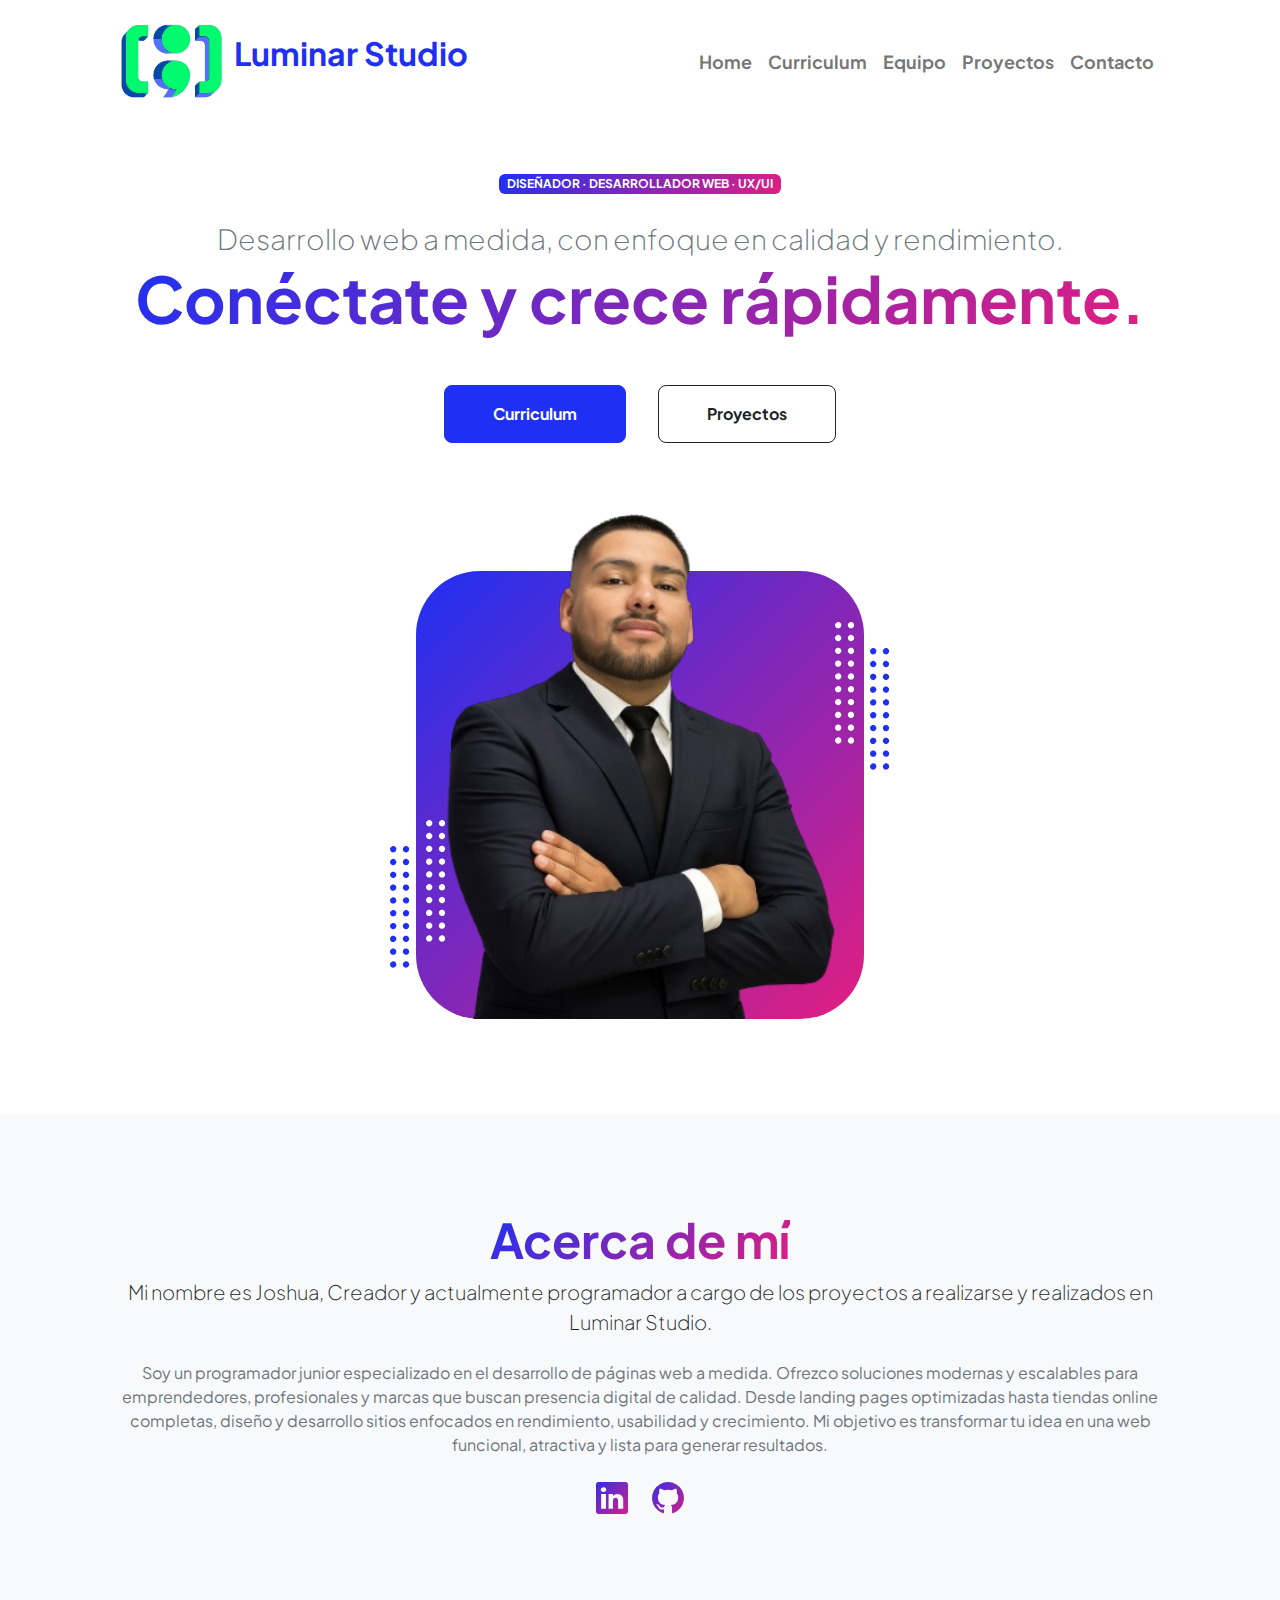
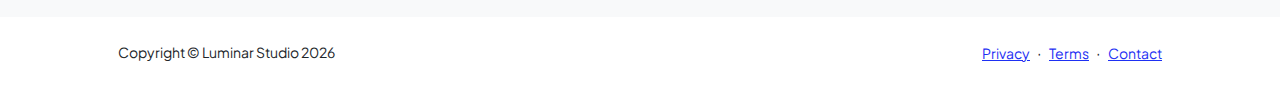
<file: index.html>
<!DOCTYPE html>
<html lang="en">
    <head>
        <meta charset="utf-8" />
        <meta name="viewport" content="width=device-width, initial-scale=1, shrink-to-fit=no" />
        <meta name="description" content="" />
        <meta name="author" content="" />
        <title>Luminar Studio</title>
        <!-- Favicon-->
        <link rel="icon" type="image/x-icon" href="assets/logo punto y coma.png" />
        <!-- Custom Google font-->
        <link rel="preconnect" href="https://fonts.googleapis.com" />
        <link rel="preconnect" href="https://fonts.gstatic.com" crossorigin />
        <link href="https://fonts.googleapis.com/css2?family=Plus+Jakarta+Sans:wght@100;200;300;400;500;600;700;800;900&amp;display=swap" rel="stylesheet" />
        <!-- Bootstrap icons-->
        <link href="https://cdn.jsdelivr.net/npm/bootstrap-icons@1.8.1/font/bootstrap-icons.css" rel="stylesheet" />
        <!-- Core theme CSS (includes Bootstrap)-->
        <link href="css/styles.css" rel="stylesheet" />
    </head>
    <body class="d-flex flex-column h-100">
        <main class="flex-shrink-0">
            <!-- Navigation-->
            <nav class="navbar navbar-expand-lg navbar-light bg-white py-3">
                <div class="container px-5">
                    <a class="navbar-brand" href="index.html"><img src="assets/puntoycoma.png"><span class="fw-bolder text-primary">Luminar Studio</span></a>
                    <button class="navbar-toggler" type="button" data-bs-toggle="collapse" data-bs-target="#navbarSupportedContent" aria-controls="navbarSupportedContent" aria-expanded="false" aria-label="Toggle navigation"><span class="navbar-toggler-icon"></span></button>
                    <div class="collapse navbar-collapse" id="navbarSupportedContent">
                        <ul class="navbar-nav ms-auto mb-2 mb-lg-0 small fw-bolder">
                            <li class="nav-item"><a class="nav-link" href="index.html">Home</a></li>
                            <li class="nav-item"><a class="nav-link" href="Curriculum.html">Curriculum</a></li>
                            <li class="nav-item"><a class="nav-link" href="Equipo.html">Equipo</a></li>
                            <li class="nav-item"><a class="nav-link" href="projectos.html">Proyectos</a></li>
                            <li class="nav-item"><a class="nav-link" href="contacto.html">Contacto</a></li>
                        </ul>
                    </div>
                </div>
            </nav>
            <!-- Header-->
            <header class="py-5">
                <div class="container px-5 pb-5">
                    <div class="row gx-5 align-items-center">
                        <div class="col-xxl-5">
                            <!-- Header text content-->
                            <div class="text-center text-xxl-start">
                                <div class="badge bg-gradient-primary-to-secondary text-white mb-4"><div class="text-uppercase">Diseñador &middot; Desarrollador web &middot; UX/UI</div></div>
                                <div class="fs-3 fw-light text-muted">Desarrollo web a medida, con enfoque en calidad y rendimiento.</div>
                                <h1 class="display-3 fw-bolder mb-5"><span class="text-gradient d-inline">Conéctate y crece rápidamente.</span></h1>
                                <div class="d-grid gap-3 d-sm-flex justify-content-sm-center justify-content-xxl-start mb-3">
                                    <a class="btn btn-primary btn-lg px-5 py-3 me-sm-3 fs-6 fw-bolder" href="Curriculum.html">Curriculum</a>
                                    <a class="btn btn-outline-dark btn-lg px-5 py-3 fs-6 fw-bolder" href="projectos.html">Proyectos</a>
                                </div>
                            </div>
                        </div>
                        <div class="col-xxl-7">
                            <!-- Header profile picture-->
                            <div class="d-flex justify-content-center mt-5 mt-xxl-0">
                                <div class="profile bg-gradient-primary-to-secondary">
                                    <!-- TIP: For best results, use a photo with a transparent background like the demo example below-->
                                    <!-- Watch a tutorial on how to do this on YouTube (link)-->
                                    <img class="profile-img" src="./assets/Perfil.png" alt="..." />
                                    <div class="dots-1">
                                        <!-- SVG Dots-->
                                        <svg version="1.1" xmlns="http://www.w3.org/2000/svg" xmlns:xlink="http://www.w3.org/1999/xlink" x="0px" y="0px" viewBox="0 0 191.6 1215.4" style="enable-background: new 0 0 191.6 1215.4" xml:space="preserve">
                                            <g transform="translate(0.000000,1280.000000) scale(0.100000,-0.100000)">
                                                <path d="M227.7,12788.6c-105-35-200-141-222-248c-43-206,163-412,369-369c155,32,275,190,260,339c-11,105-90,213-190,262        C383.7,12801.6,289.7,12808.6,227.7,12788.6z"></path>
                                                <path d="M1507.7,12788.6c-151-50-253-216-222-362c25-119,136-230,254-255c194-41,395,142,375,339c-11,105-90,213-190,262        C1663.7,12801.6,1569.7,12808.6,1507.7,12788.6z"></path>
                                                <path d="M227.7,11508.6c-105-35-200-141-222-248c-43-206,163-412,369-369c155,32,275,190,260,339c-11,105-90,213-190,262        C383.7,11521.6,289.7,11528.6,227.7,11508.6z"></path>
                                                <path d="M1507.7,11508.6c-151-50-253-216-222-362c25-119,136-230,254-255c194-41,395,142,375,339c-11,105-90,213-190,262        C1663.7,11521.6,1569.7,11528.6,1507.7,11508.6z"></path>
                                                <path d="M227.7,10228.6c-105-35-200-141-222-248c-43-206,163-412,369-369c155,32,275,190,260,339c-11,105-90,213-190,262        C383.7,10241.6,289.7,10248.6,227.7,10228.6z"></path>
                                                <path d="M1507.7,10228.6c-105-35-200-141-222-248c-43-206,163-412,369-369c155,32,275,190,260,339c-11,105-90,213-190,262        C1663.7,10241.6,1569.7,10248.6,1507.7,10228.6z"></path>
                                                <path d="M227.7,8948.6c-105-35-200-141-222-248c-43-206,163-412,369-369c155,32,275,190,260,339c-11,105-90,213-190,262        C383.7,8961.6,289.7,8968.6,227.7,8948.6z"></path>
                                                <path d="M1507.7,8948.6c-105-35-200-141-222-248c-43-206,163-412,369-369c155,32,275,190,260,339c-11,105-90,213-190,262        C1663.7,8961.6,1569.7,8968.6,1507.7,8948.6z"></path>
                                                <path d="M227.7,7668.6c-105-35-200-141-222-248c-43-206,163-412,369-369c155,32,275,190,260,339c-11,105-90,213-190,262        C383.7,7681.6,289.7,7688.6,227.7,7668.6z"></path>
                                                <path d="M1507.7,7668.6c-105-35-200-141-222-248c-43-206,163-412,369-369c155,32,275,190,260,339c-11,105-90,213-190,262        C1663.7,7681.6,1569.7,7688.6,1507.7,7668.6z"></path>
                                                <path d="M227.7,6388.6c-105-35-200-141-222-248c-43-206,163-412,369-369c155,32,275,190,260,339c-11,105-90,213-190,262        C383.7,6401.6,289.7,6408.6,227.7,6388.6z"></path>
                                                <path d="M1507.7,6388.6c-105-35-200-141-222-248c-43-206,163-412,369-369c155,32,275,190,260,339c-11,105-90,213-190,262        C1663.7,6401.6,1569.7,6408.6,1507.7,6388.6z"></path>
                                                <path d="M227.7,5108.6c-105-35-200-141-222-248c-43-206,163-412,369-369c155,32,275,190,260,339c-11,105-90,213-190,262        C383.7,5121.6,289.7,5128.6,227.7,5108.6z"></path>
                                                <path d="M1507.7,5108.6c-105-35-200-141-222-248c-43-206,163-412,369-369c155,32,275,190,260,339c-11,105-90,213-190,262        C1663.7,5121.6,1569.7,5128.6,1507.7,5108.6z"></path>
                                                <path d="M227.7,3828.6c-105-35-200-141-222-248c-43-206,163-412,369-369c155,32,275,190,260,339c-11,105-90,213-190,262        C383.7,3841.6,289.7,3848.6,227.7,3828.6z"></path>
                                                <path d="M1507.7,3828.6c-105-35-200-141-222-248c-43-206,163-412,369-369c155,32,275,190,260,339c-11,105-90,213-190,262        C1663.7,3841.6,1569.7,3848.6,1507.7,3828.6z"></path>
                                                <path d="M227.7,2548.6c-105-35-200-141-222-248c-43-206,163-412,369-369c155,32,275,190,260,339c-11,105-90,213-190,262        C383.7,2561.6,289.7,2568.6,227.7,2548.6z"></path>
                                                <path d="M1507.7,2548.6c-105-35-200-141-222-248c-43-206,163-412,369-369c155,32,275,190,260,339c-11,105-90,213-190,262        C1663.7,2561.6,1569.7,2568.6,1507.7,2548.6z"></path>
                                                <path d="M227.7,1268.6c-105-35-200-141-222-248c-43-206,163-412,369-369c155,32,275,190,260,339c-11,105-90,213-190,262        C383.7,1281.6,289.7,1288.6,227.7,1268.6z"></path>
                                                <path d="M1507.7,1268.6c-105-35-200-141-222-248c-43-206,163-412,369-369c155,32,275,190,260,339c-11,105-90,213-190,262        C1663.7,1281.6,1569.7,1288.6,1507.7,1268.6z"></path>
                                            </g>
                                        </svg>
                                        <!-- END of SVG dots-->
                                    </div>
                                    <div class="dots-2">
                                        <!-- SVG Dots-->
                                        <svg version="1.1" xmlns="http://www.w3.org/2000/svg" xmlns:xlink="http://www.w3.org/1999/xlink" x="0px" y="0px" viewBox="0 0 191.6 1215.4" style="enable-background: new 0 0 191.6 1215.4" xml:space="preserve">
                                            <g transform="translate(0.000000,1280.000000) scale(0.100000,-0.100000)">
                                                <path d="M227.7,12788.6c-105-35-200-141-222-248c-43-206,163-412,369-369c155,32,275,190,260,339c-11,105-90,213-190,262        C383.7,12801.6,289.7,12808.6,227.7,12788.6z"></path>
                                                <path d="M1507.7,12788.6c-151-50-253-216-222-362c25-119,136-230,254-255c194-41,395,142,375,339c-11,105-90,213-190,262        C1663.7,12801.6,1569.7,12808.6,1507.7,12788.6z"></path>
                                                <path d="M227.7,11508.6c-105-35-200-141-222-248c-43-206,163-412,369-369c155,32,275,190,260,339c-11,105-90,213-190,262        C383.7,11521.6,289.7,11528.6,227.7,11508.6z"></path>
                                                <path d="M1507.7,11508.6c-151-50-253-216-222-362c25-119,136-230,254-255c194-41,395,142,375,339c-11,105-90,213-190,262        C1663.7,11521.6,1569.7,11528.6,1507.7,11508.6z"></path>
                                                <path d="M227.7,10228.6c-105-35-200-141-222-248c-43-206,163-412,369-369c155,32,275,190,260,339c-11,105-90,213-190,262        C383.7,10241.6,289.7,10248.6,227.7,10228.6z"></path>
                                                <path d="M1507.7,10228.6c-105-35-200-141-222-248c-43-206,163-412,369-369c155,32,275,190,260,339c-11,105-90,213-190,262        C1663.7,10241.6,1569.7,10248.6,1507.7,10228.6z"></path>
                                                <path d="M227.7,8948.6c-105-35-200-141-222-248c-43-206,163-412,369-369c155,32,275,190,260,339c-11,105-90,213-190,262        C383.7,8961.6,289.7,8968.6,227.7,8948.6z"></path>
                                                <path d="M1507.7,8948.6c-105-35-200-141-222-248c-43-206,163-412,369-369c155,32,275,190,260,339c-11,105-90,213-190,262        C1663.7,8961.6,1569.7,8968.6,1507.7,8948.6z"></path>
                                                <path d="M227.7,7668.6c-105-35-200-141-222-248c-43-206,163-412,369-369c155,32,275,190,260,339c-11,105-90,213-190,262        C383.7,7681.6,289.7,7688.6,227.7,7668.6z"></path>
                                                <path d="M1507.7,7668.6c-105-35-200-141-222-248c-43-206,163-412,369-369c155,32,275,190,260,339c-11,105-90,213-190,262        C1663.7,7681.6,1569.7,7688.6,1507.7,7668.6z"></path>
                                                <path d="M227.7,6388.6c-105-35-200-141-222-248c-43-206,163-412,369-369c155,32,275,190,260,339c-11,105-90,213-190,262        C383.7,6401.6,289.7,6408.6,227.7,6388.6z"></path>
                                                <path d="M1507.7,6388.6c-105-35-200-141-222-248c-43-206,163-412,369-369c155,32,275,190,260,339c-11,105-90,213-190,262        C1663.7,6401.6,1569.7,6408.6,1507.7,6388.6z"></path>
                                                <path d="M227.7,5108.6c-105-35-200-141-222-248c-43-206,163-412,369-369c155,32,275,190,260,339c-11,105-90,213-190,262        C383.7,5121.6,289.7,5128.6,227.7,5108.6z"></path>
                                                <path d="M1507.7,5108.6c-105-35-200-141-222-248c-43-206,163-412,369-369c155,32,275,190,260,339c-11,105-90,213-190,262        C1663.7,5121.6,1569.7,5128.6,1507.7,5108.6z"></path>
                                                <path d="M227.7,3828.6c-105-35-200-141-222-248c-43-206,163-412,369-369c155,32,275,190,260,339c-11,105-90,213-190,262        C383.7,3841.6,289.7,3848.6,227.7,3828.6z"></path>
                                                <path d="M1507.7,3828.6c-105-35-200-141-222-248c-43-206,163-412,369-369c155,32,275,190,260,339c-11,105-90,213-190,262        C1663.7,3841.6,1569.7,3848.6,1507.7,3828.6z"></path>
                                                <path d="M227.7,2548.6c-105-35-200-141-222-248c-43-206,163-412,369-369c155,32,275,190,260,339c-11,105-90,213-190,262        C383.7,2561.6,289.7,2568.6,227.7,2548.6z"></path>
                                                <path d="M1507.7,2548.6c-105-35-200-141-222-248c-43-206,163-412,369-369c155,32,275,190,260,339c-11,105-90,213-190,262        C1663.7,2561.6,1569.7,2568.6,1507.7,2548.6z"></path>
                                                <path d="M227.7,1268.6c-105-35-200-141-222-248c-43-206,163-412,369-369c155,32,275,190,260,339c-11,105-90,213-190,262        C383.7,1281.6,289.7,1288.6,227.7,1268.6z"></path>
                                                <path d="M1507.7,1268.6c-105-35-200-141-222-248c-43-206,163-412,369-369c155,32,275,190,260,339c-11,105-90,213-190,262        C1663.7,1281.6,1569.7,1288.6,1507.7,1268.6z"></path>
                                            </g>
                                        </svg>
                                        <!-- END of SVG dots-->
                                    </div>
                                    <div class="dots-3">
                                        <!-- SVG Dots-->
                                        <svg version="1.1" xmlns="http://www.w3.org/2000/svg" xmlns:xlink="http://www.w3.org/1999/xlink" x="0px" y="0px" viewBox="0 0 191.6 1215.4" style="enable-background: new 0 0 191.6 1215.4" xml:space="preserve">
                                            <g transform="translate(0.000000,1280.000000) scale(0.100000,-0.100000)">
                                                <path d="M227.7,12788.6c-105-35-200-141-222-248c-43-206,163-412,369-369c155,32,275,190,260,339c-11,105-90,213-190,262        C383.7,12801.6,289.7,12808.6,227.7,12788.6z"></path>
                                                <path d="M1507.7,12788.6c-151-50-253-216-222-362c25-119,136-230,254-255c194-41,395,142,375,339c-11,105-90,213-190,262        C1663.7,12801.6,1569.7,12808.6,1507.7,12788.6z"></path>
                                                <path d="M227.7,11508.6c-105-35-200-141-222-248c-43-206,163-412,369-369c155,32,275,190,260,339c-11,105-90,213-190,262        C383.7,11521.6,289.7,11528.6,227.7,11508.6z"></path>
                                                <path d="M1507.7,11508.6c-151-50-253-216-222-362c25-119,136-230,254-255c194-41,395,142,375,339c-11,105-90,213-190,262        C1663.7,11521.6,1569.7,11528.6,1507.7,11508.6z"></path>
                                                <path d="M227.7,10228.6c-105-35-200-141-222-248c-43-206,163-412,369-369c155,32,275,190,260,339c-11,105-90,213-190,262        C383.7,10241.6,289.7,10248.6,227.7,10228.6z"></path>
                                                <path d="M1507.7,10228.6c-105-35-200-141-222-248c-43-206,163-412,369-369c155,32,275,190,260,339c-11,105-90,213-190,262        C1663.7,10241.6,1569.7,10248.6,1507.7,10228.6z"></path>
                                                <path d="M227.7,8948.6c-105-35-200-141-222-248c-43-206,163-412,369-369c155,32,275,190,260,339c-11,105-90,213-190,262        C383.7,8961.6,289.7,8968.6,227.7,8948.6z"></path>
                                                <path d="M1507.7,8948.6c-105-35-200-141-222-248c-43-206,163-412,369-369c155,32,275,190,260,339c-11,105-90,213-190,262        C1663.7,8961.6,1569.7,8968.6,1507.7,8948.6z"></path>
                                                <path d="M227.7,7668.6c-105-35-200-141-222-248c-43-206,163-412,369-369c155,32,275,190,260,339c-11,105-90,213-190,262        C383.7,7681.6,289.7,7688.6,227.7,7668.6z"></path>
                                                <path d="M1507.7,7668.6c-105-35-200-141-222-248c-43-206,163-412,369-369c155,32,275,190,260,339c-11,105-90,213-190,262        C1663.7,7681.6,1569.7,7688.6,1507.7,7668.6z"></path>
                                                <path d="M227.7,6388.6c-105-35-200-141-222-248c-43-206,163-412,369-369c155,32,275,190,260,339c-11,105-90,213-190,262        C383.7,6401.6,289.7,6408.6,227.7,6388.6z"></path>
                                                <path d="M1507.7,6388.6c-105-35-200-141-222-248c-43-206,163-412,369-369c155,32,275,190,260,339c-11,105-90,213-190,262        C1663.7,6401.6,1569.7,6408.6,1507.7,6388.6z"></path>
                                                <path d="M227.7,5108.6c-105-35-200-141-222-248c-43-206,163-412,369-369c155,32,275,190,260,339c-11,105-90,213-190,262        C383.7,5121.6,289.7,5128.6,227.7,5108.6z"></path>
                                                <path d="M1507.7,5108.6c-105-35-200-141-222-248c-43-206,163-412,369-369c155,32,275,190,260,339c-11,105-90,213-190,262        C1663.7,5121.6,1569.7,5128.6,1507.7,5108.6z"></path>
                                                <path d="M227.7,3828.6c-105-35-200-141-222-248c-43-206,163-412,369-369c155,32,275,190,260,339c-11,105-90,213-190,262        C383.7,3841.6,289.7,3848.6,227.7,3828.6z"></path>
                                                <path d="M1507.7,3828.6c-105-35-200-141-222-248c-43-206,163-412,369-369c155,32,275,190,260,339c-11,105-90,213-190,262        C1663.7,3841.6,1569.7,3848.6,1507.7,3828.6z"></path>
                                                <path d="M227.7,2548.6c-105-35-200-141-222-248c-43-206,163-412,369-369c155,32,275,190,260,339c-11,105-90,213-190,262        C383.7,2561.6,289.7,2568.6,227.7,2548.6z"></path>
                                                <path d="M1507.7,2548.6c-105-35-200-141-222-248c-43-206,163-412,369-369c155,32,275,190,260,339c-11,105-90,213-190,262        C1663.7,2561.6,1569.7,2568.6,1507.7,2548.6z"></path>
                                                <path d="M227.7,1268.6c-105-35-200-141-222-248c-43-206,163-412,369-369c155,32,275,190,260,339c-11,105-90,213-190,262        C383.7,1281.6,289.7,1288.6,227.7,1268.6z"></path>
                                                <path d="M1507.7,1268.6c-105-35-200-141-222-248c-43-206,163-412,369-369c155,32,275,190,260,339c-11,105-90,213-190,262        C1663.7,1281.6,1569.7,1288.6,1507.7,1268.6z"></path>
                                            </g>
                                        </svg>
                                        <!-- END of SVG dots-->
                                    </div>
                                    <div class="dots-4">
                                        <!-- SVG Dots-->
                                        <svg version="1.1" xmlns="http://www.w3.org/2000/svg" xmlns:xlink="http://www.w3.org/1999/xlink" x="0px" y="0px" viewBox="0 0 191.6 1215.4" style="enable-background: new 0 0 191.6 1215.4" xml:space="preserve">
                                            <g transform="translate(0.000000,1280.000000) scale(0.100000,-0.100000)">
                                                <path d="M227.7,12788.6c-105-35-200-141-222-248c-43-206,163-412,369-369c155,32,275,190,260,339c-11,105-90,213-190,262        C383.7,12801.6,289.7,12808.6,227.7,12788.6z"></path>
                                                <path d="M1507.7,12788.6c-151-50-253-216-222-362c25-119,136-230,254-255c194-41,395,142,375,339c-11,105-90,213-190,262        C1663.7,12801.6,1569.7,12808.6,1507.7,12788.6z"></path>
                                                <path d="M227.7,11508.6c-105-35-200-141-222-248c-43-206,163-412,369-369c155,32,275,190,260,339c-11,105-90,213-190,262        C383.7,11521.6,289.7,11528.6,227.7,11508.6z"></path>
                                                <path d="M1507.7,11508.6c-151-50-253-216-222-362c25-119,136-230,254-255c194-41,395,142,375,339c-11,105-90,213-190,262        C1663.7,11521.6,1569.7,11528.6,1507.7,11508.6z"></path>
                                                <path d="M227.7,10228.6c-105-35-200-141-222-248c-43-206,163-412,369-369c155,32,275,190,260,339c-11,105-90,213-190,262        C383.7,10241.6,289.7,10248.6,227.7,10228.6z"></path>
                                                <path d="M1507.7,10228.6c-105-35-200-141-222-248c-43-206,163-412,369-369c155,32,275,190,260,339c-11,105-90,213-190,262        C1663.7,10241.6,1569.7,10248.6,1507.7,10228.6z"></path>
                                                <path d="M227.7,8948.6c-105-35-200-141-222-248c-43-206,163-412,369-369c155,32,275,190,260,339c-11,105-90,213-190,262        C383.7,8961.6,289.7,8968.6,227.7,8948.6z"></path>
                                                <path d="M1507.7,8948.6c-105-35-200-141-222-248c-43-206,163-412,369-369c155,32,275,190,260,339c-11,105-90,213-190,262        C1663.7,8961.6,1569.7,8968.6,1507.7,8948.6z"></path>
                                                <path d="M227.7,7668.6c-105-35-200-141-222-248c-43-206,163-412,369-369c155,32,275,190,260,339c-11,105-90,213-190,262        C383.7,7681.6,289.7,7688.6,227.7,7668.6z"></path>
                                                <path d="M1507.7,7668.6c-105-35-200-141-222-248c-43-206,163-412,369-369c155,32,275,190,260,339c-11,105-90,213-190,262        C1663.7,7681.6,1569.7,7688.6,1507.7,7668.6z"></path>
                                                <path d="M227.7,6388.6c-105-35-200-141-222-248c-43-206,163-412,369-369c155,32,275,190,260,339c-11,105-90,213-190,262        C383.7,6401.6,289.7,6408.6,227.7,6388.6z"></path>
                                                <path d="M1507.7,6388.6c-105-35-200-141-222-248c-43-206,163-412,369-369c155,32,275,190,260,339c-11,105-90,213-190,262        C1663.7,6401.6,1569.7,6408.6,1507.7,6388.6z"></path>
                                                <path d="M227.7,5108.6c-105-35-200-141-222-248c-43-206,163-412,369-369c155,32,275,190,260,339c-11,105-90,213-190,262        C383.7,5121.6,289.7,5128.6,227.7,5108.6z"></path>
                                                <path d="M1507.7,5108.6c-105-35-200-141-222-248c-43-206,163-412,369-369c155,32,275,190,260,339c-11,105-90,213-190,262        C1663.7,5121.6,1569.7,5128.6,1507.7,5108.6z"></path>
                                                <path d="M227.7,3828.6c-105-35-200-141-222-248c-43-206,163-412,369-369c155,32,275,190,260,339c-11,105-90,213-190,262        C383.7,3841.6,289.7,3848.6,227.7,3828.6z"></path>
                                                <path d="M1507.7,3828.6c-105-35-200-141-222-248c-43-206,163-412,369-369c155,32,275,190,260,339c-11,105-90,213-190,262        C1663.7,3841.6,1569.7,3848.6,1507.7,3828.6z"></path>
                                                <path d="M227.7,2548.6c-105-35-200-141-222-248c-43-206,163-412,369-369c155,32,275,190,260,339c-11,105-90,213-190,262        C383.7,2561.6,289.7,2568.6,227.7,2548.6z"></path>
                                                <path d="M1507.7,2548.6c-105-35-200-141-222-248c-43-206,163-412,369-369c155,32,275,190,260,339c-11,105-90,213-190,262        C1663.7,2561.6,1569.7,2568.6,1507.7,2548.6z"></path>
                                                <path d="M227.7,1268.6c-105-35-200-141-222-248c-43-206,163-412,369-369c155,32,275,190,260,339c-11,105-90,213-190,262        C383.7,1281.6,289.7,1288.6,227.7,1268.6z"></path>
                                                <path d="M1507.7,1268.6c-105-35-200-141-222-248c-43-206,163-412,369-369c155,32,275,190,260,339c-11,105-90,213-190,262        C1663.7,1281.6,1569.7,1288.6,1507.7,1268.6z"></path>
                                            </g>
                                        </svg>
                                        <!-- END of SVG dots-->
                                    </div>
                                </div>
                            </div>
                        </div>
                    </div>
                </div>
            </header>
            <!-- About Section-->
            <section class="bg-light py-5">
                <div class="container px-5">
                    <div class="row gx-5 justify-content-center">
                        <div class="col-xxl-8">
                            <div class="text-center my-5">
                                <h2 class="display-5 fw-bolder"><span class="text-gradient d-inline">Acerca de mí</span></h2>
                                <p class="lead fw-light mb-4">Mi nombre es Joshua, Creador y actualmente programador a cargo de los proyectos a realizarse y realizados en Luminar Studio.</p>
                                <p class="text-muted">Soy un programador junior especializado en el desarrollo de páginas web a medida. Ofrezco soluciones modernas y escalables para emprendedores, profesionales y marcas que buscan presencia digital de calidad. Desde landing pages optimizadas hasta tiendas online completas, diseño y desarrollo sitios enfocados en rendimiento, usabilidad y crecimiento. Mi objetivo es transformar tu idea en una web funcional, atractiva y lista para generar resultados.</p>
                                <div class="d-flex justify-content-center fs-2 gap-4">
                                    <a class="text-gradient" href="https://www.linkedin.com/in/joshua-m-b05631273?utm_source=share&utm_campaign=share_via&utm_content=profile&utm_medium=android_app"><i class="bi bi-linkedin"></i></a>
                                    <a class="text-gradient" href="https://github.com/montenegrojesu?tab=repositories"><i class="bi bi-github"></i></a>
                                </div>
                            </div>
                        </div>
                    </div>
                </div>
            </section>
        </main>
        <!-- Footer-->
        <footer class="bg-white py-4 mt-auto">
            <div class="container px-5">
                <div class="row align-items-center justify-content-between flex-column flex-sm-row">
                    <div class="col-auto"><div class="small m-0">Copyright &copy; Luminar Studio 2026</div></div>
                    <div class="col-auto">
                        <a class="small" href="#!">Privacy</a>
                        <span class="mx-1">&middot;</span>
                        <a class="small" href="#!">Terms</a>
                        <span class="mx-1">&middot;</span>
                        <a class="small" href="#!">Contact</a>
                    </div>
                </div>
            </div>
        </footer>
        <!-- Bootstrap core JS-->
        <script src="https://cdn.jsdelivr.net/npm/bootstrap@5.2.3/dist/js/bootstrap.bundle.min.js"></script>
        <!-- Core theme JS-->
        <script src="js/scripts.js"></script>
    </body>
</html>
</file>
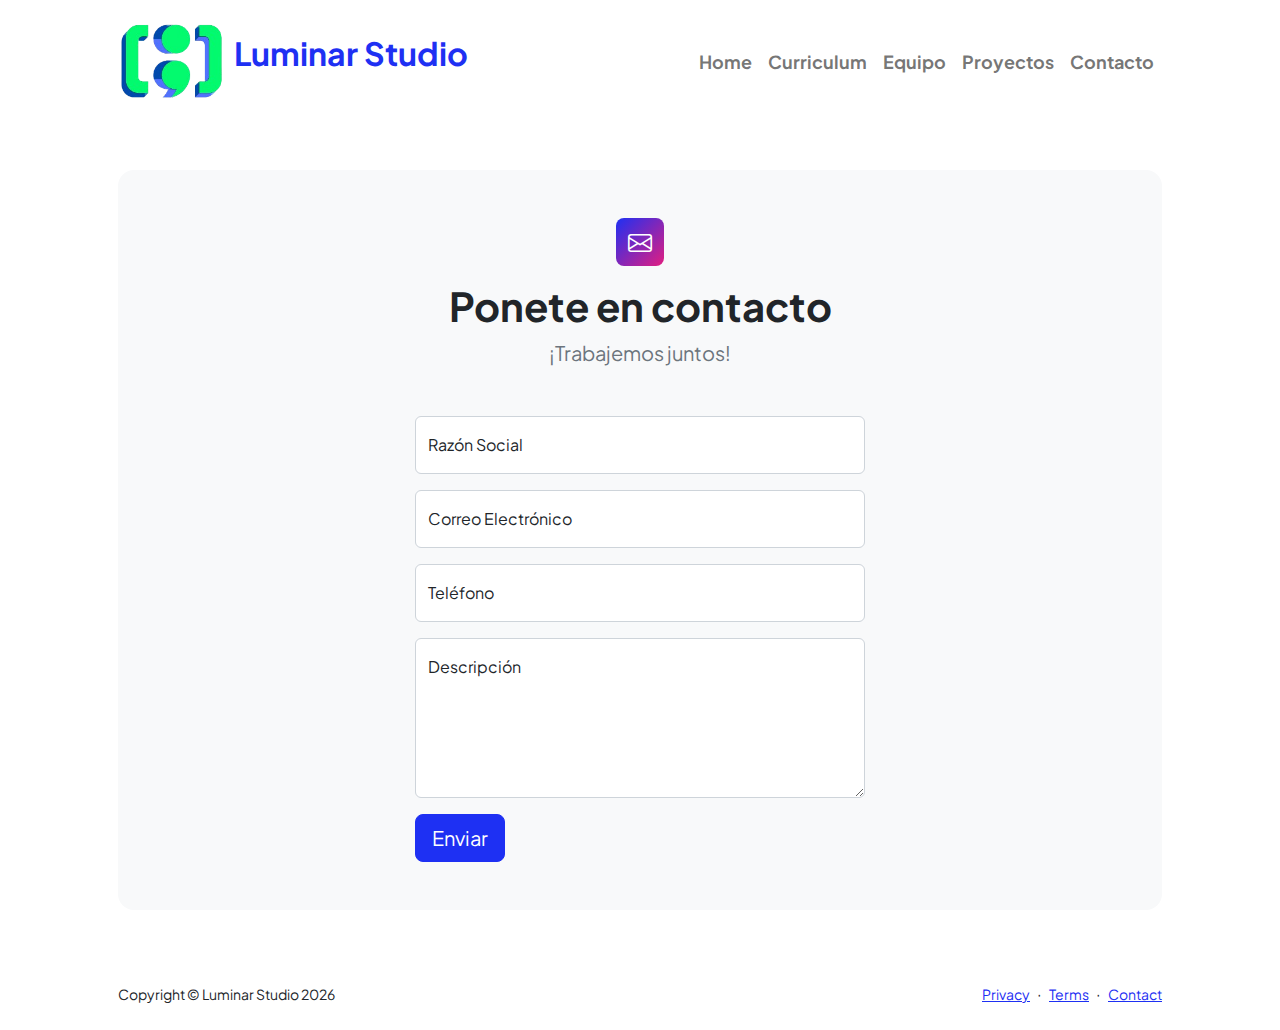
<file: contacto.html>
<!DOCTYPE html>
<html lang="en">
    <head>
        <meta charset="utf-8" />
        <meta name="viewport" content="width=device-width, initial-scale=1, shrink-to-fit=no" />
        <meta name="description" content />
        <meta name="author" content />
        <title>Luminar Studio</title>
        <!-- Favicon-->
        <link rel="icon" type="image/x-icon" href="assets/logo punto y coma.png" />
        <!-- Custom Google font-->
        <link rel="preconnect" href="https://fonts.googleapis.com" />
        <link rel="preconnect" href="https://fonts.gstatic.com" crossorigin />
        <link href="https://fonts.googleapis.com/css2?family=Plus+Jakarta+Sans:wght@100;200;300;400;500;600;700;800;900&amp;display=swap" rel="stylesheet" />
        <!-- Bootstrap icons-->
        <link href="https://cdn.jsdelivr.net/npm/bootstrap-icons@1.8.1/font/bootstrap-icons.css" rel="stylesheet" />
        <!-- Core theme CSS (includes Bootstrap)-->
        <link href="css/styles.css" rel="stylesheet" />
    </head>
    <body class="d-flex flex-column">
        <main class="flex-shrink-0">
            <!-- Navigation-->
            <nav class="navbar navbar-expand-lg navbar-light bg-white py-3">
                <div class="container px-5">
                   <a class="navbar-brand" href="index.html"><img src="assets/puntoycoma.png"><span class="fw-bolder text-primary">Luminar Studio</span></a>
                    <button class="navbar-toggler" type="button" data-bs-toggle="collapse" data-bs-target="#navbarSupportedContent" aria-controls="navbarSupportedContent" aria-expanded="false" aria-label="Toggle navigation"><span class="navbar-toggler-icon"></span></button>
                    <div class="collapse navbar-collapse" id="navbarSupportedContent">
                        <ul class="navbar-nav ms-auto mb-2 mb-lg-0 small fw-bolder">
                            <li class="nav-item"><a class="nav-link" href="index.html">Home</a></li>
                            <li class="nav-item"><a class="nav-link" href="Curriculum.html">Curriculum</a></li>
                            <li class="nav-item"><a class="nav-link" href="Equipo.html">Equipo</a></li>
                            <li class="nav-item"><a class="nav-link" href="projectos.html">Proyectos</a></li>
                            <li class="nav-item"><a class="nav-link" href="contacto.html">Contacto</a></li>
                        </ul>
                    </div>
                </div>
            </nav>
            <!-- Page content-->
            <section class="py-5">
                <div class="container px-5">
                    <!-- Contact form-->
                    <div class="bg-light rounded-4 py-5 px-4 px-md-5">
                        <div class="text-center mb-5">
                            <div class="feature bg-primary bg-gradient-primary-to-secondary text-white rounded-3 mb-3"><i class="bi bi-envelope"></i></div>
                            <h1 class="fw-bolder">Ponete en contacto</h1>
                            <p class="lead fw-normal text-muted mb-0">¡Trabajemos juntos!</p>
                        </div>
                        <div class="row gx-5 justify-content-center">
                            <div class="col-lg-8 col-xl-6">
                                <!-- * * * * * * * * * * * * * * *-->
                                <!-- * * SB Forms Contact Form * *-->
                                <!-- * * * * * * * * * * * * * * *-->
                                <!-- This form is pre-integrated with SB Forms.-->
                                <!-- To make this form functional, sign up at-->
                                <!-- https://startbootstrap.com/solution/contact-forms-->
                                <!-- to get an API token!-->
                                <form action="https://formspree.io/f/mldaebbn" method="POST">
                                    <!-- Name input-->
                                    <div class="form-floating mb-3">
                                        <input class="form-control" name="name" type="text" placeholder="Enter your name..." required />
                                        <label for="name">Razón Social</label>
                                    </div>

                                    <!-- Email input-->
                                    <div class="form-floating mb-3">
                                        <input class="form-control" name="email" type="email" placeholder="name@example.com" required />
                                        <label for="email">Correo Electrónico</label>
                                    </div>

                                    <!-- Phone input-->
                                    <div class="form-floating mb-3">
                                        <input class="form-control" name="phone" type="tel" placeholder="Teléfono" required />
                                        <label for="phone">Teléfono</label>
                                    </div>

                                    <!-- Message input-->
                                    <div class="form-floating mb-3">
                                        <textarea class="form-control" name="message" placeholder="Descripción" style="height: 10rem" required></textarea>
                                        <label for="message">Descripción</label>
                                    </div>

                                    <button class="btn btn-primary btn-lg" type="submit">Enviar</button>
                                </form>

                            </div>
                        </div>
                    </div>
                </div>
            </section>
        </main>
        <!-- Footer-->
        <footer class="bg-white py-4 mt-auto">
            <div class="container px-5">
                <div class="row align-items-center justify-content-between flex-column flex-sm-row">
                    <div class="col-auto"><div class="small m-0">Copyright &copy; Luminar Studio 2026</div></div>
                    <div class="col-auto">
                        <a class="small" href="#!">Privacy</a>
                        <span class="mx-1">&middot;</span>
                        <a class="small" href="#!">Terms</a>
                        <span class="mx-1">&middot;</span>
                        <a class="small" href="#!">Contact</a>
                    </div>
                </div>
            </div>
        </footer>
        <!-- Bootstrap core JS-->
        <script src="https://cdn.jsdelivr.net/npm/bootstrap@5.2.3/dist/js/bootstrap.bundle.min.js"></script>
        <!-- Core theme JS-->
        <script src="js/scripts.js"></script>
        <!-- * * * * * * * * * * * * * * * * * * * * * * * * * * * * * * * * * * * * * * * *-->
        <!-- * *                               SB Forms JS                               * *-->
        <!-- * * Activate your form at https://startbootstrap.com/solution/contact-forms * *-->
        <!-- * * * * * * * * * * * * * * * * * * * * * * * * * * * * * * * * * * * * * * * *-->
        <script src="https://cdn.startbootstrap.com/sb-forms-latest.js"></script>
    </body>
</html>
</file>
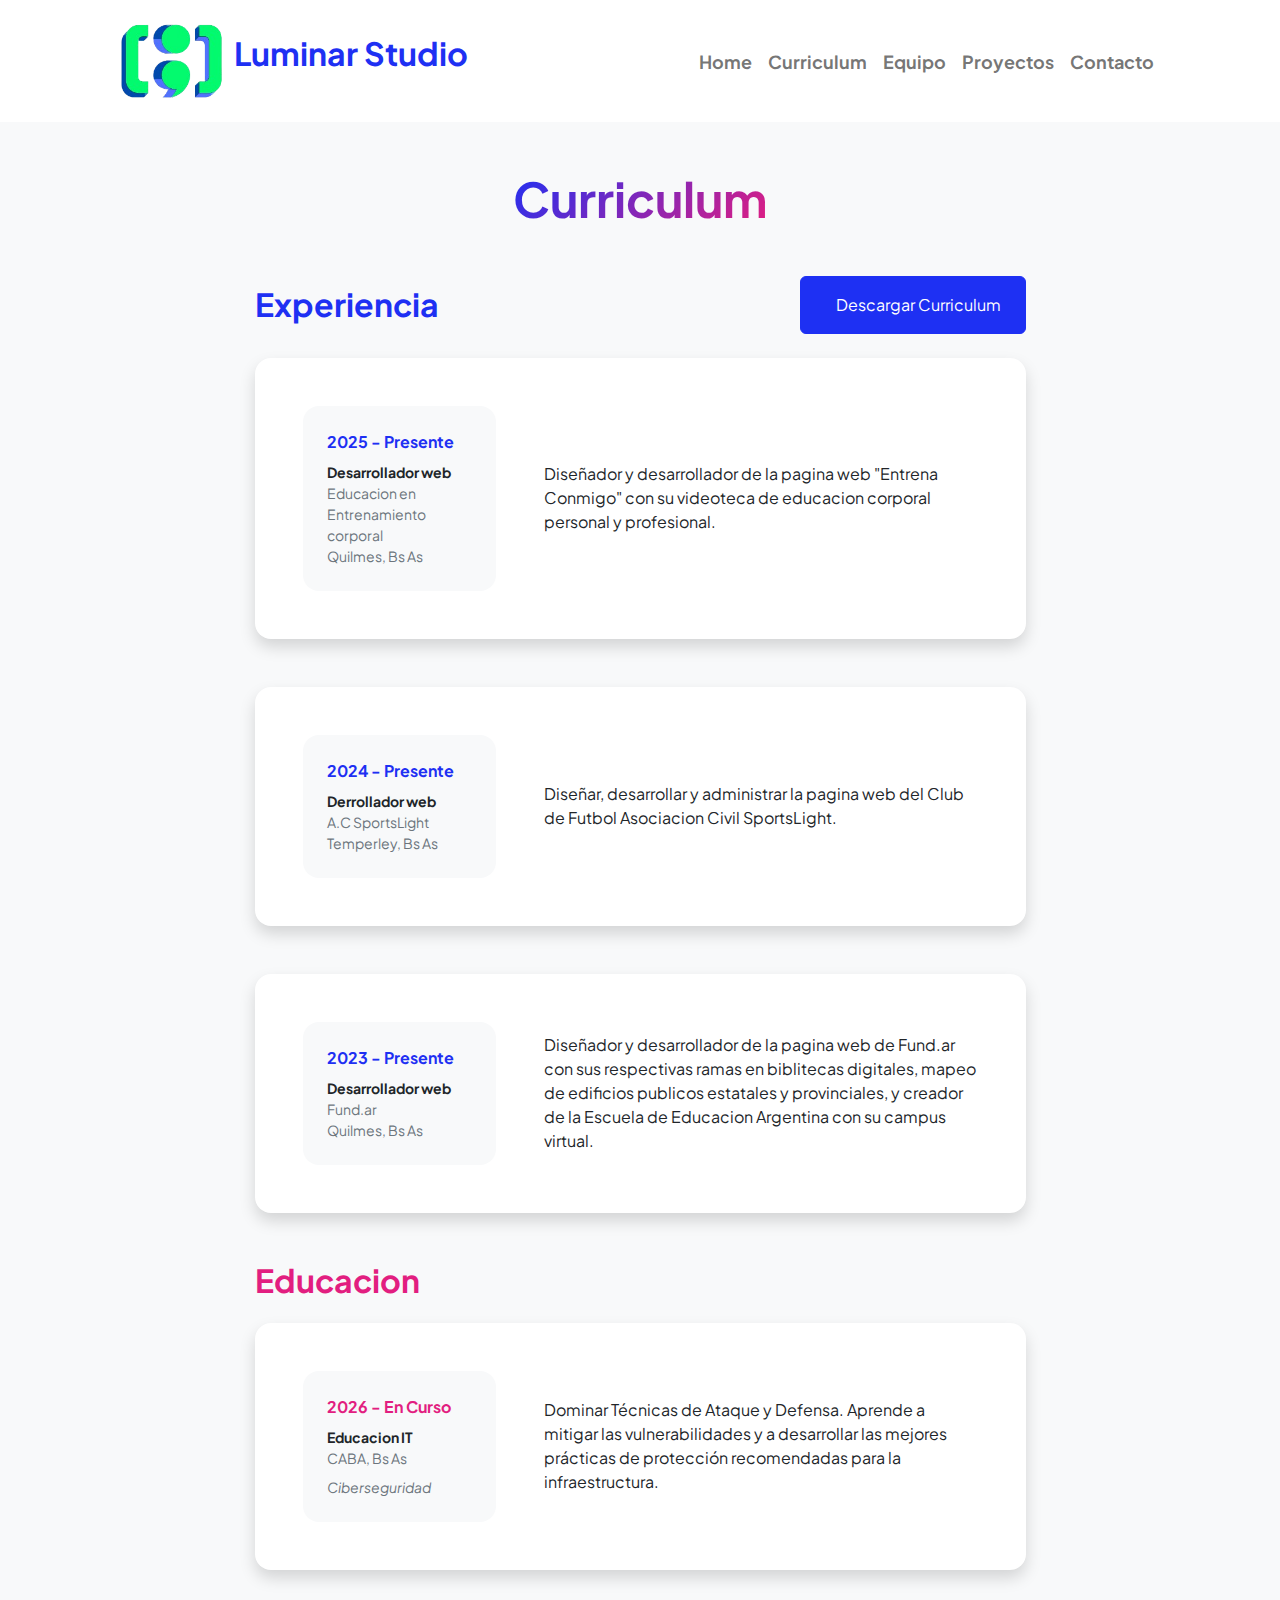
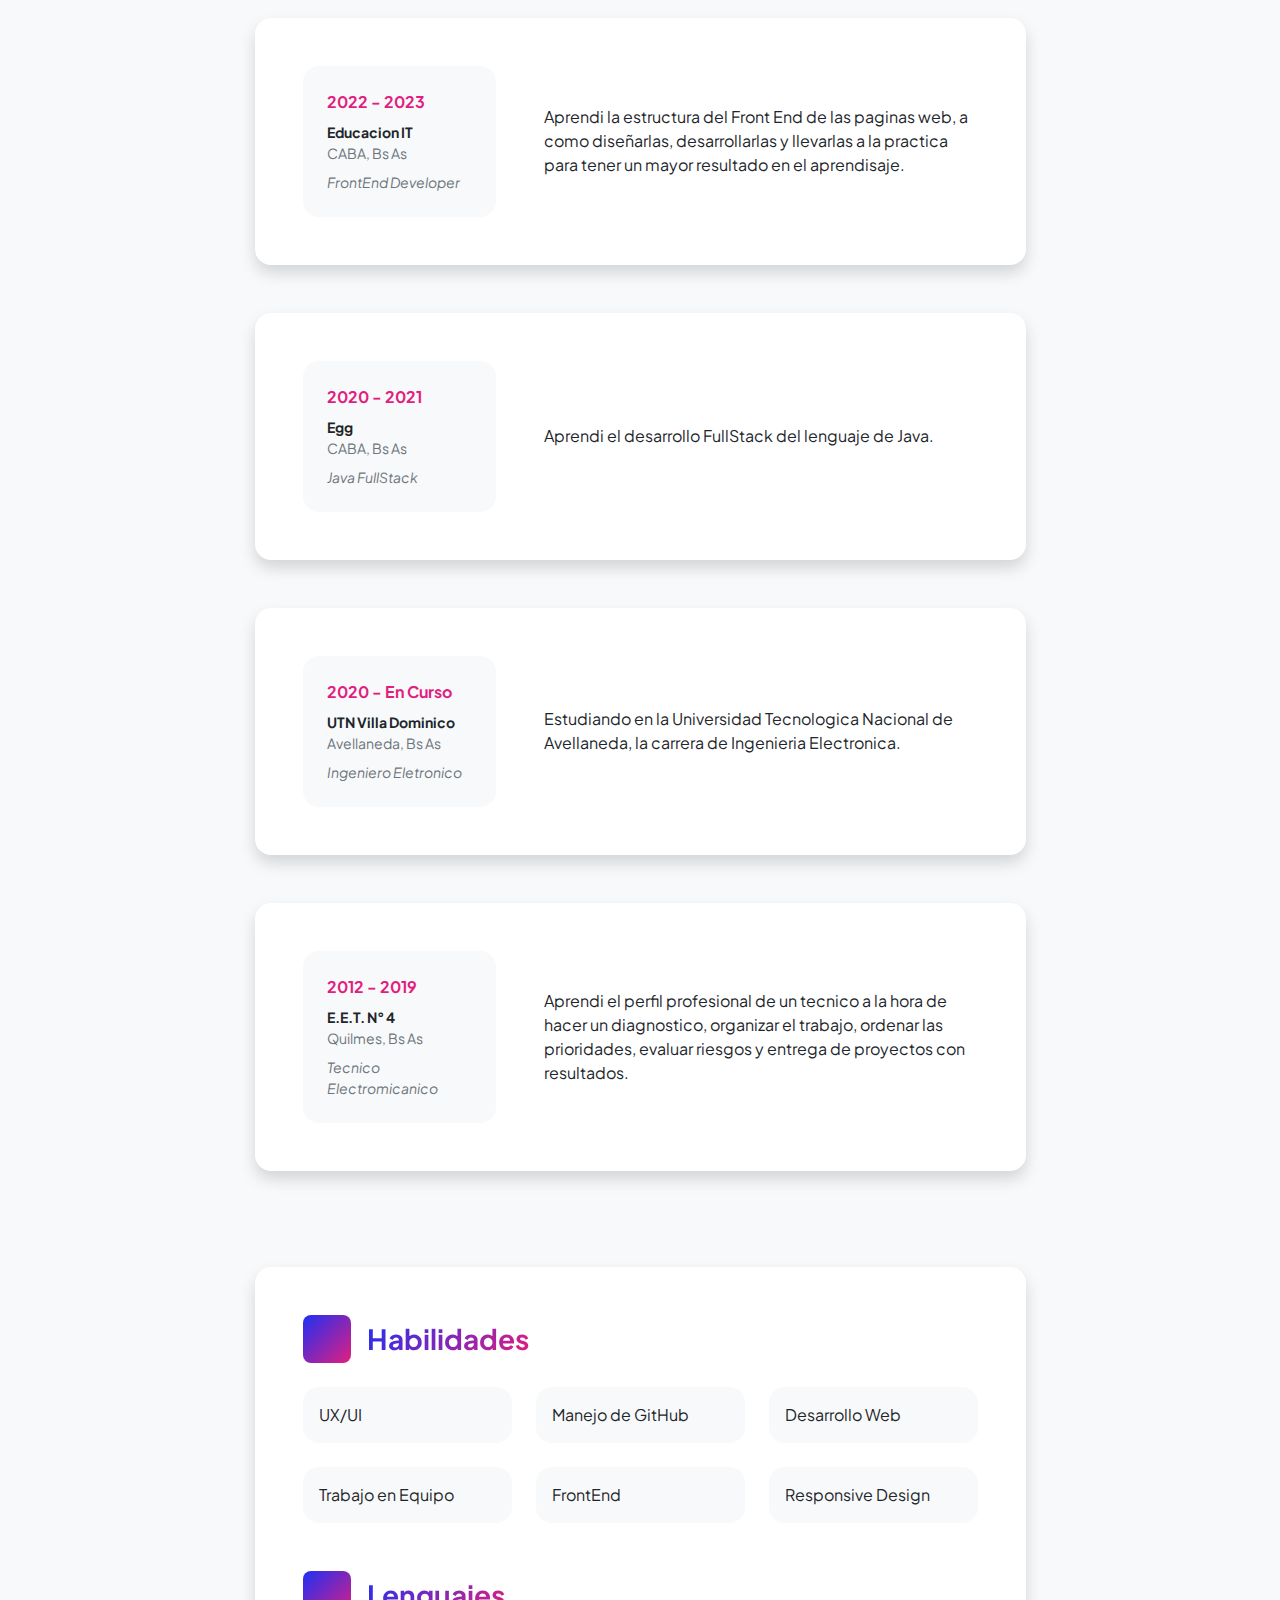
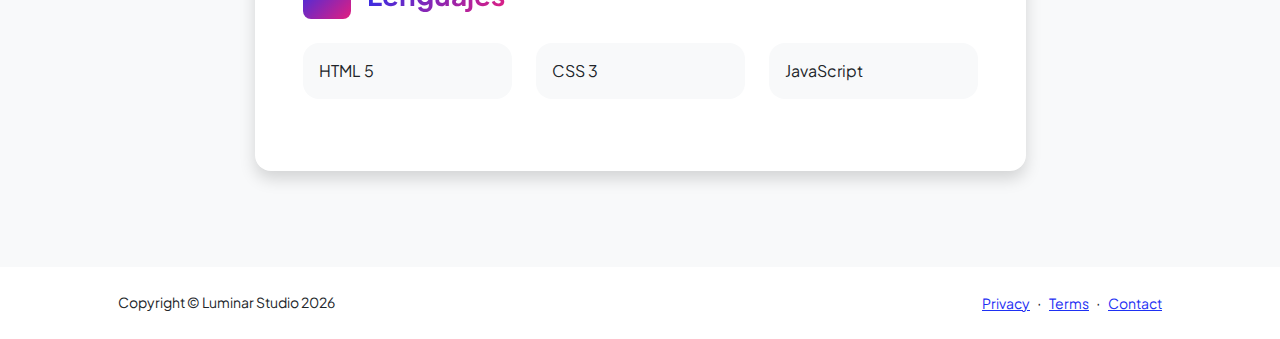
<file: Curriculum.html>
<!DOCTYPE html>
<html lang="en">
    <head>
        <meta charset="utf-8" />
        <meta name="viewport" content="width=device-width, initial-scale=1, shrink-to-fit=no" />
        <meta name="description" content="" />
        <meta name="author" content="" />
        <title>Luminar Studio</title>
        <link rel="icon" type="image/x-icon" href="/assets/logo punto y coma.png" />
        <link rel="preconnect" href="https://fonts.googleapis.com" />
        <link rel="preconnect" href="https://fonts.gstatic.com" crossorigin />
        <link href="https://fonts.googleapis.com/css2?family=Plus+Jakarta+Sans:wght@100;200;300;400;500;600;700;800;900&amp;display=swap" rel="stylesheet" />
        <link href="css/styles.css" rel="stylesheet" />
    </head>
    <body class="d-flex flex-column h-100 bg-light">
        <main class="flex-shrink-0">
            <!-- Navigation-->
            <nav class="navbar navbar-expand-lg navbar-light bg-white py-3">
                <div class="container px-5">
                    <a class="navbar-brand" href="index.html"><img src="/assets/puntoycoma.png"><span class="fw-bolder text-primary">Luminar Studio</span></a>
                    <button class="navbar-toggler" type="button" data-bs-toggle="collapse" data-bs-target="#navbarSupportedContent" aria-controls="navbarSupportedContent" aria-expanded="false" aria-label="Toggle navigation"><span class="navbar-toggler-icon"></span></button>
                    <div class="collapse navbar-collapse" id="navbarSupportedContent">
                        <ul class="navbar-nav ms-auto mb-2 mb-lg-0 small fw-bolder">
                            <li class="nav-item"><a class="nav-link" href="index.html">Home</a></li>
                            <li class="nav-item"><a class="nav-link" href="Curriculum.html">Curriculum</a></li>
                            <li class="nav-item"><a class="nav-link" href="Equipo.html">Equipo</a></li>
                            <li class="nav-item"><a class="nav-link" href="projectos.html">Proyectos</a></li>
                            <li class="nav-item"><a class="nav-link" href="contacto.html">Contacto</a></li>
                        </ul>
                    </div>
                </div>
            </nav>
            <!-- Page Content-->
            <div class="container px-5 my-5">
                <div class="text-center mb-5">
                    <h1 class="display-5 fw-bolder mb-0"><span class="text-gradient d-inline">Curriculum</span></h1>
                </div>
                <div class="row gx-5 justify-content-center">
                    <div class="col-lg-11 col-xl-9 col-xxl-8">
                        <!-- Experience Section-->
                        <section>
                            <div class="d-flex align-items-center justify-content-between mb-4">
                                <h2 class="text-primary fw-bolder mb-0">Experiencia</h2>
                                <!-- Download resume button-->
                                <!-- Note: Set the link href target to a PDF file within your project-->
                                <a class="btn btn-primary px-4 py-3" href="/assets/JOSHUA  MONTENEGRO CV.pdf">
                                    <div class="d-inline-block bi bi-download me-2"></div>
                                    Descargar Curriculum
                                </a>
                            </div>
                            <!-- Experience Card 3-->
                            <div class="card shadow border-0 rounded-4 mb-5">
                                <div class="card-body p-5">
                                    <div class="row align-items-center gx-5">
                                        <div class="col text-center text-lg-start mb-4 mb-lg-0">
                                            <div class="bg-light p-4 rounded-4">
                                                <div class="text-primary fw-bolder mb-2">2025 - Presente</div>
                                                <div class="small fw-bolder">Desarrollador web</div>
                                                <div class="small text-muted">Educacion en Entrenamiento corporal</div>
                                                <div class="small text-muted">Quilmes, Bs As</div>
                                            </div>
                                        </div>
                                        <div class="col-lg-8"><div>Diseñador y desarrollador de la pagina web "Entrena Conmigo" con su videoteca de educacion corporal personal y profesional.</div></div>
                                    </div>
                                </div>
                            </div>
                        </section>
                            <!-- Experience Card 1-->
                            <div class="card shadow border-0 rounded-4 mb-5">
                                <div class="card-body p-5">
                                    <div class="row align-items-center gx-5">
                                        <div class="col text-center text-lg-start mb-4 mb-lg-0">
                                            <div class="bg-light p-4 rounded-4">
                                                <div class="text-primary fw-bolder mb-2">2024 - Presente</div>
                                                <div class="small fw-bolder">Derrollador web</div>
                                                <div class="small text-muted">A.C SportsLight</div>
                                                <div class="small text-muted">Temperley, Bs As</div>
                                            </div>
                                        </div>
                                        <div class="col-lg-8"><div>Diseñar, desarrollar y administrar la pagina web del Club de Futbol Asociacion Civil SportsLight.</div></div>
                                    </div>
                                </div>
                            </div>
                            <!-- Experience Card 2-->
                            <div class="card shadow border-0 rounded-4 mb-5">
                                <div class="card-body p-5">
                                    <div class="row align-items-center gx-5">
                                        <div class="col text-center text-lg-start mb-4 mb-lg-0">
                                            <div class="bg-light p-4 rounded-4">
                                                <div class="text-primary fw-bolder mb-2">2023 - Presente</div>
                                                <div class="small fw-bolder">Desarrollador web</div>
                                                <div class="small text-muted">Fund.ar</div>
                                                <div class="small text-muted">Quilmes, Bs As</div>
                                            </div>
                                        </div>
                                        <div class="col-lg-8"><div>Diseñador y desarrollador de la pagina web de Fund.ar con sus respectivas ramas en biblitecas digitales, mapeo de edificios publicos estatales y provinciales, y creador de la Escuela de Educacion Argentina con su campus virtual.</div></div>
                                    </div>
                                </div>
                            </div>
                        </section>
                        <!-- Education Section-->
                        <section>
                            <h2 class="text-secondary fw-bolder mb-4">Educacion</h2>
                            <!-- Education Card 1-->
                            <div class="card shadow border-0 rounded-4 mb-5">
                                <div class="card-body p-5">
                                    <div class="row align-items-center gx-5">
                                        <div class="col text-center text-lg-start mb-4 mb-lg-0">
                                            <div class="bg-light p-4 rounded-4">
                                                <div class="text-secondary fw-bolder mb-2">2026 - En Curso</div>
                                                <div class="mb-2">
                                                    <div class="small fw-bolder">Educacion IT</div>
                                                    <div class="small text-muted">CABA, Bs As</div>
                                                </div>
                                                <div class="fst-italic">
                                                    <div class="small text-muted">Ciberseguridad</div>
                                                </div>
                                            </div>
                                        </div>
                                        <div class="col-lg-8"><div>Dominar Técnicas de Ataque y Defensa. Aprende a mitigar las vulnerabilidades y a desarrollar las mejores prácticas de protección recomendadas para la infraestructura.</div></div>
                                    </div>
                                </div>
                            </div>
                            <!-- Education Card 2-->
                            <div class="card shadow border-0 rounded-4 mb-5">
                                <div class="card-body p-5">
                                    <div class="row align-items-center gx-5">
                                        <div class="col text-center text-lg-start mb-4 mb-lg-0">
                                            <div class="bg-light p-4 rounded-4">
                                                <div class="text-secondary fw-bolder mb-2">2022 - 2023</div>
                                                <div class="mb-2">
                                                    <div class="small fw-bolder">Educacion IT</div>
                                                    <div class="small text-muted">CABA, Bs As</div>
                                                </div>
                                                <div class="fst-italic">
                                                    <div class="small text-muted">FrontEnd Developer</div>
                                                </div>
                                            </div>
                                        </div>
                                        <div class="col-lg-8"><div>Aprendi la estructura del Front End de las paginas web, a como diseñarlas, desarrollarlas y llevarlas a la practica para tener un mayor resultado en el aprendisaje.</div></div>
                                    </div>
                                </div>
                            </div>
                            <!-- Education Card 3-->
                            <div class="card shadow border-0 rounded-4 mb-5">
                                <div class="card-body p-5">
                                    <div class="row align-items-center gx-5">
                                        <div class="col text-center text-lg-start mb-4 mb-lg-0">
                                            <div class="bg-light p-4 rounded-4">
                                                <div class="text-secondary fw-bolder mb-2">2020 - 2021</div>
                                                <div class="mb-2">
                                                    <div class="small fw-bolder">Egg</div>
                                                    <div class="small text-muted">CABA, Bs As</div>
                                                </div>
                                                <div class="fst-italic">
                                                    <div class="small text-muted">Java FullStack</div>
                                                    <div class="small text-muted"></div>
                                                </div>
                                            </div>
                                        </div>
                                        <div class="col-lg-8"><div>Aprendi el desarrollo FullStack del lenguaje de Java.</div></div>
                                    </div>
                                </div>
                            </div>
                        </section>
                            <!-- Education Card 4-->
                            <div class="card shadow border-0 rounded-4 mb-5">
                                <div class="card-body p-5">
                                    <div class="row align-items-center gx-5">
                                        <div class="col text-center text-lg-start mb-4 mb-lg-0">
                                            <div class="bg-light p-4 rounded-4">
                                                <div class="text-secondary fw-bolder mb-2">2020 - En Curso</div>
                                                <div class="mb-2">
                                                    <div class="small fw-bolder">UTN Villa Dominico</div>
                                                    <div class="small text-muted">Avellaneda, Bs As</div>
                                                </div>
                                                <div class="fst-italic">
                                                    <div class="small text-muted">Ingeniero Eletronico</div>
                                                    <div class="small text-muted"></div>
                                                </div>
                                            </div>
                                        </div>
                                        <div class="col-lg-8"><div>Estudiando en la Universidad Tecnologica Nacional de Avellaneda, la carrera de Ingenieria Electronica.</div></div>
                                    </div>
                                </div>
                            </div>
                        </section>
                            <!-- Education Card 5-->
                            <div class="card shadow border-0 rounded-4 mb-5">
                                <div class="card-body p-5">
                                    <div class="row align-items-center gx-5">
                                        <div class="col text-center text-lg-start mb-4 mb-lg-0">
                                            <div class="bg-light p-4 rounded-4">
                                                <div class="text-secondary fw-bolder mb-2">2012 - 2019</div>
                                                <div class="mb-2">
                                                    <div class="small fw-bolder">E.E.T. N° 4</div>
                                                    <div class="small text-muted">Quilmes, Bs As</div>
                                                </div>
                                                <div class="fst-italic">
                                                    <div class="small text-muted">Tecnico Electromicanico</div>
                                                    <div class="small text-muted"></div>
                                                </div>
                                            </div>
                                        </div>
                                        <div class="col-lg-8"><div>Aprendi el perfil profesional de un tecnico a la hora de hacer un diagnostico, organizar el trabajo, ordenar las prioridades, evaluar riesgos y entrega de proyectos con resultados.</div></div>
                                    </div>
                                </div>
                            </div>
                        </section>
                        <!-- Divider-->
                        <div class="pb-5"></div>
                        <!-- Skills Section-->
                        <section>
                            <!-- Skillset Card-->
                            <div class="card shadow border-0 rounded-4 mb-5">
                                <div class="card-body p-5">
                                    <!-- Professional skills list-->
                                    <div class="mb-5">
                                        <div class="d-flex align-items-center mb-4">
                                            <div class="feature bg-primary bg-gradient-primary-to-secondary text-white rounded-3 me-3"><i class="bi bi-tools"></i></div>
                                            <h3 class="fw-bolder mb-0"><span class="text-gradient d-inline">Habilidades</span></h3>
                                        </div>
                                        <div class="row row-cols-1 row-cols-md-3 mb-4">
                                            <div class="col mb-4 mb-md-0"><div class="d-flex align-items-center bg-light rounded-4 p-3 h-100">UX/UI</div></div>
                                            <div class="col mb-4 mb-md-0"><div class="d-flex align-items-center bg-light rounded-4 p-3 h-100">Manejo de GitHub</div></div>
                                            <div class="col"><div class="d-flex align-items-center bg-light rounded-4 p-3 h-100">Desarrollo Web</div></div>
                                        </div>
                                        <div class="row row-cols-1 row-cols-md-3">
                                            <div class="col mb-4 mb-md-0"><div class="d-flex align-items-center bg-light rounded-4 p-3 h-100">Trabajo en Equipo</div></div>
                                            <div class="col mb-4 mb-md-0"><div class="d-flex align-items-center bg-light rounded-4 p-3 h-100">FrontEnd</div></div>
                                            <div class="col"><div class="d-flex align-items-center bg-light rounded-4 p-3 h-100">Responsive Design</div></div>
                                        </div>
                                    </div>
                                    <!-- Languages list-->
                                    <div class="mb-0">
                                        <div class="d-flex align-items-center mb-4">
                                            <div class="feature bg-primary bg-gradient-primary-to-secondary text-white rounded-3 me-3"><i class="bi bi-code-slash"></i></div>
                                            <h3 class="fw-bolder mb-0"><span class="text-gradient d-inline">Lenguajes</span></h3>
                                        </div>
                                        <div class="row row-cols-1 row-cols-md-3 mb-4">
                                            <div class="col mb-4 mb-md-0"><div class="d-flex align-items-center bg-light rounded-4 p-3 h-100">HTML 5</div></div>
                                            <div class="col mb-4 mb-md-0"><div class="d-flex align-items-center bg-light rounded-4 p-3 h-100">CSS 3</div></div>
                                            <div class="col"><div class="d-flex align-items-center bg-light rounded-4 p-3 h-100">JavaScript</div></div>
                                        </div>
                                        <!--<div class="row row-cols-1 row-cols-md-3">
                                            <div class="col mb-4 mb-md-0"><div class="d-flex align-items-center bg-light rounded-4 p-3 h-100">PHP</div></div>
                                            <div class="col mb-4 mb-md-0"><div class="d-flex align-items-center bg-light rounded-4 p-3 h-100">Ruby</div></div>
                                            <div class="col"><div class="d-flex align-items-center bg-light rounded-4 p-3 h-100">Node.js</div></div>-->
                                        </div>
                                    </div>
                                </div>
                            </div>
                        </section>
                    </div>
                </div>
            </div>
        </main>
        <!-- Footer-->
        <footer class="bg-white py-4 mt-auto">
            <div class="container px-5">
                <div class="row align-items-center justify-content-between flex-column flex-sm-row">
                    <div class="col-auto"><div class="small m-0">Copyright &copy; Luminar Studio 2026</div></div>
                    <div class="col-auto">
                        <a class="small" href="#!">Privacy</a>
                        <span class="mx-1">&middot;</span>
                        <a class="small" href="#!">Terms</a>
                        <span class="mx-1">&middot;</span>
                        <a class="small" href="#!">Contact</a>
                    </div>
                </div>
            </div>
        </footer>
        <script src="js/scripts.js"></script>
    </body>
</html>
</file>
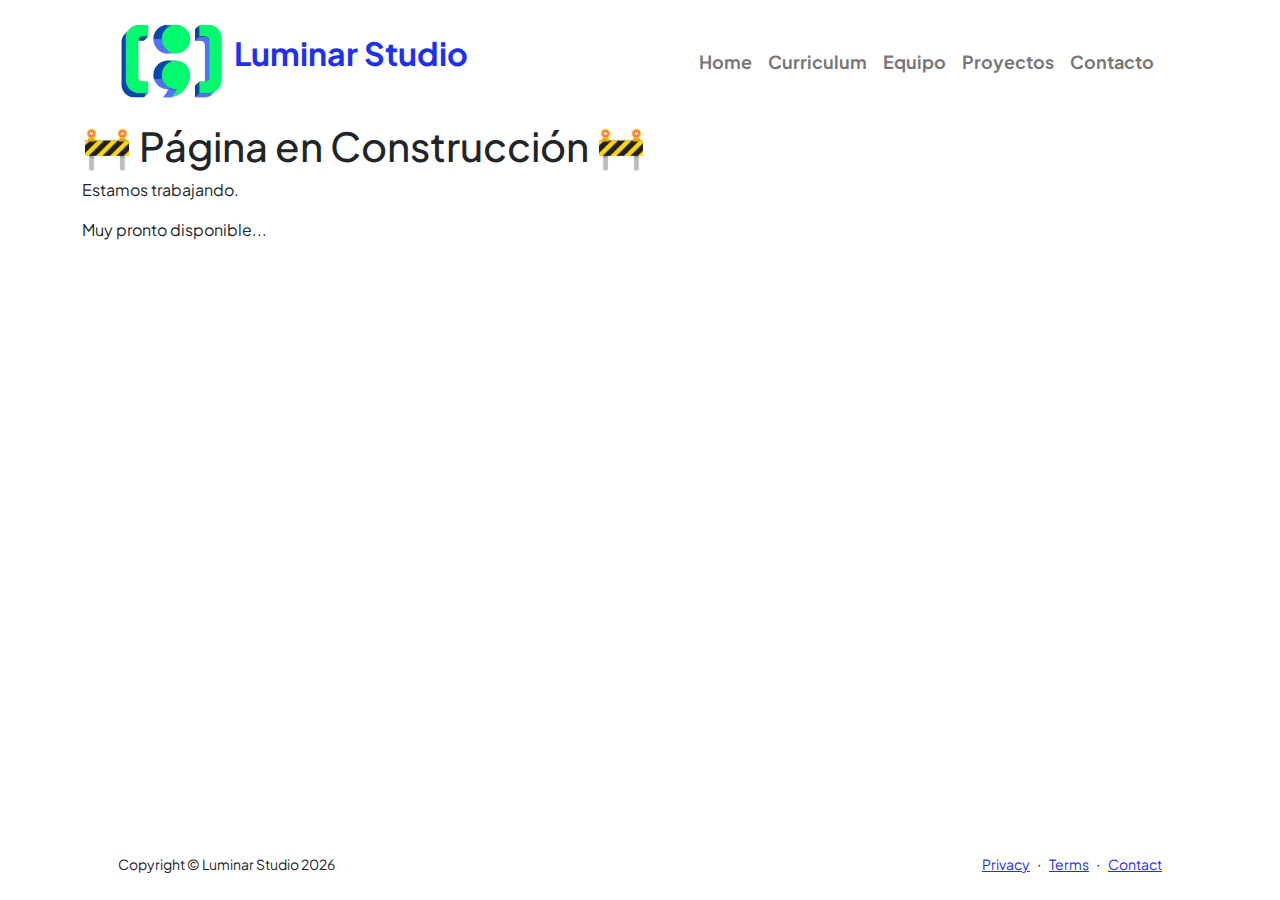
<file: Equipo.html>
<!DOCTYPE html>
<html lang="en">
    <head>
        <meta charset="utf-8" />
        <meta name="viewport" content="width=device-width, initial-scale=1, shrink-to-fit=no" />
        <meta name="description" content="" />
        <meta name="author" content="" />
        <title>Luminar Studio</title>
        <!-- Favicon-->
        <link rel="icon" type="image/x-icon" href="/assets/logo punto y coma.png" />
        <!-- Custom Google font-->
        <link rel="preconnect" href="https://fonts.googleapis.com" />
        <link rel="preconnect" href="https://fonts.gstatic.com" crossorigin />
        <link href="https://fonts.googleapis.com/css2?family=Plus+Jakarta+Sans:wght@100;200;300;400;500;600;700;800;900&amp;display=swap" rel="stylesheet" />
        <!-- Bootstrap icons-->
        <link href="https://cdn.jsdelivr.net/npm/bootstrap-icons@1.8.1/font/bootstrap-icons.css" rel="stylesheet" />
        <!-- Core theme CSS (includes Bootstrap)-->
        <link href="css/styles.css" rel="stylesheet" />
    </head>
    <body class="d-flex flex-column h-100">
        <main class="flex-shrink-0">
            <!-- Navigation-->
            <nav class="navbar navbar-expand-lg navbar-light bg-white py-3">
                <div class="container px-5">
                    <a class="navbar-brand" href="index.html"><img src="/assets/puntoycoma.png"><span class="fw-bolder text-primary">Luminar Studio</span></a>
                    <button class="navbar-toggler" type="button" data-bs-toggle="collapse" data-bs-target="#navbarSupportedContent" aria-controls="navbarSupportedContent" aria-expanded="false" aria-label="Toggle navigation"><span class="navbar-toggler-icon"></span></button>
                    <div class="collapse navbar-collapse" id="navbarSupportedContent">
                        <ul class="navbar-nav ms-auto mb-2 mb-lg-0 small fw-bolder">
                            <li class="nav-item"><a class="nav-link" href="index.html">Home</a></li>
                            <li class="nav-item"><a class="nav-link" href="Curriculum.html">Curriculum</a></li>
                            <li class="nav-item"><a class="nav-link" href="Equipo.html">Equipo</a></li>
                            <li class="nav-item"><a class="nav-link" href="projectos.html">Proyectos</a></li>
                            <li class="nav-item"><a class="nav-link" href="contacto.html">Contacto</a></li>
                        </ul>
                    </div>
                </div>
            </nav>
            <div>

                <section id="equipo">
                    <!DOCTYPE html>
                    <html lang="es">
                    <head>
                        <meta charset="UTF-8" />
                        <meta name="viewport" content="width=device-width, initial-scale=1.0" />
                        <title>Página en Construcción</title>
                            <div class="container">
                            <h1>🚧 Página en Construcción 🚧</h1>
                            <p>Estamos trabajando.</p>
                            <div class="loader"></div>
                            <p>Muy pronto disponible...</p>
                        </div>
                    </body>
                    </html>
                </section>

                <!-- CONTENEDOR GENERAL -->
                <section class="py-5">
                    <div class="container">
                        <!-- ========================= -->
                        <!-- TU TARJETA PRINCIPAL ARRIBA -->
                        <!-- ========================= 
                        <div class="text-center mb-5">
                            <div class="team-card mx-auto p-4">
                                <div class="team-photo-wrapper bg-gradient-primary-to-secondary">
                                    <img src="assets/tu-foto.png" class="team-photo" alt="Tu foto">
                                </div>
                                <h3 class="fw-bolder mt-3">Tu Nombre</h3>
                                <p class="text-muted fs-5">Director / Desarrollador Web</p>
                            </div>-->
                        </div>
                        <!-- ========================= -->
                        <!-- EQUIPO DE 4 PERSONAS -->
                        <!-- ========================= 
                        <div class="row g-4 justify-content-center">-->

                            <!-- Persona 1 
                            <div class="col-12 col-sm-6 col-lg-3">
                                <div class="team-card text-center p-4">
                                    <div class="team-photo-wrapper bg-gradient-primary-to-secondary">
                                        <img src="assets/persona1.png" class="team-photo" alt="Miembro 1">
                                    </div>
                                    <h4 class="fw-bolder mt-3">Nombre 1</h4>
                                    <p class="text-muted">Cargo / Rol</p>
                                </div>-->
                            </div>

                            <!-- Persona 2 
                            <div class="col-12 col-sm-6 col-lg-3">
                                <div class="team-card text-center p-4">
                                    <div class="team-photo-wrapper bg-gradient-primary-to-secondary">
                                        <img src="assets/persona2.png" class="team-photo" alt="Miembro 2">
                                    </div>
                                    <h4 class="fw-bolder mt-3">Nombre 2</h4>
                                    <p class="text-muted">Cargo / Rol</p>
                                </div>-->
                            </div>

                            <!-- Persona 3 
                            <div class="col-12 col-sm-6 col-lg-3">
                                <div class="team-card text-center p-4">
                                    <div class="team-photo-wrapper bg-gradient-primary-to-secondary">
                                        <img src="assets/persona3.png" class="team-photo" alt="Miembro 3">
                                    </div>
                                    <h4 class="fw-bolder mt-3">Nombre 3</h4>
                                    <p class="text-muted">Cargo / Rol</p>
                                </div>-->
                            </div>

                            <!-- Persona 4 
                            <div class="col-12 col-sm-6 col-lg-3">
                                <div class="team-card text-center p-4">
                                    <div class="team-photo-wrapper bg-gradient-primary-to-secondary">
                                        <img src="assets/persona4.png" class="team-photo" alt="Miembro 4">
                                    </div>
                                    <h4 class="fw-bolder mt-3">Nombre 4</h4>
                                    <p class="text-muted">Cargo / Rol</p>
                                </div>-->
                            </div>
                        </div>
                    </div>
                </section>
            </div>
        </main>
        <!-- Footer-->
        <footer class="bg-white py-4 mt-auto">
            <div class="container px-5">
                <div class="row align-items-center justify-content-between flex-column flex-sm-row">
                    <div class="col-auto"><div class="small m-0">Copyright &copy; Luminar Studio 2026</div></div>
                    <div class="col-auto">
                        <a class="small" href="#!">Privacy</a>
                        <span class="mx-1">&middot;</span>
                        <a class="small" href="#!">Terms</a>
                        <span class="mx-1">&middot;</span>
                        <a class="small" href="#!">Contact</a>
                    </div>
                </div>
            </div>
        </footer>
    </body>
</html>
</file>
